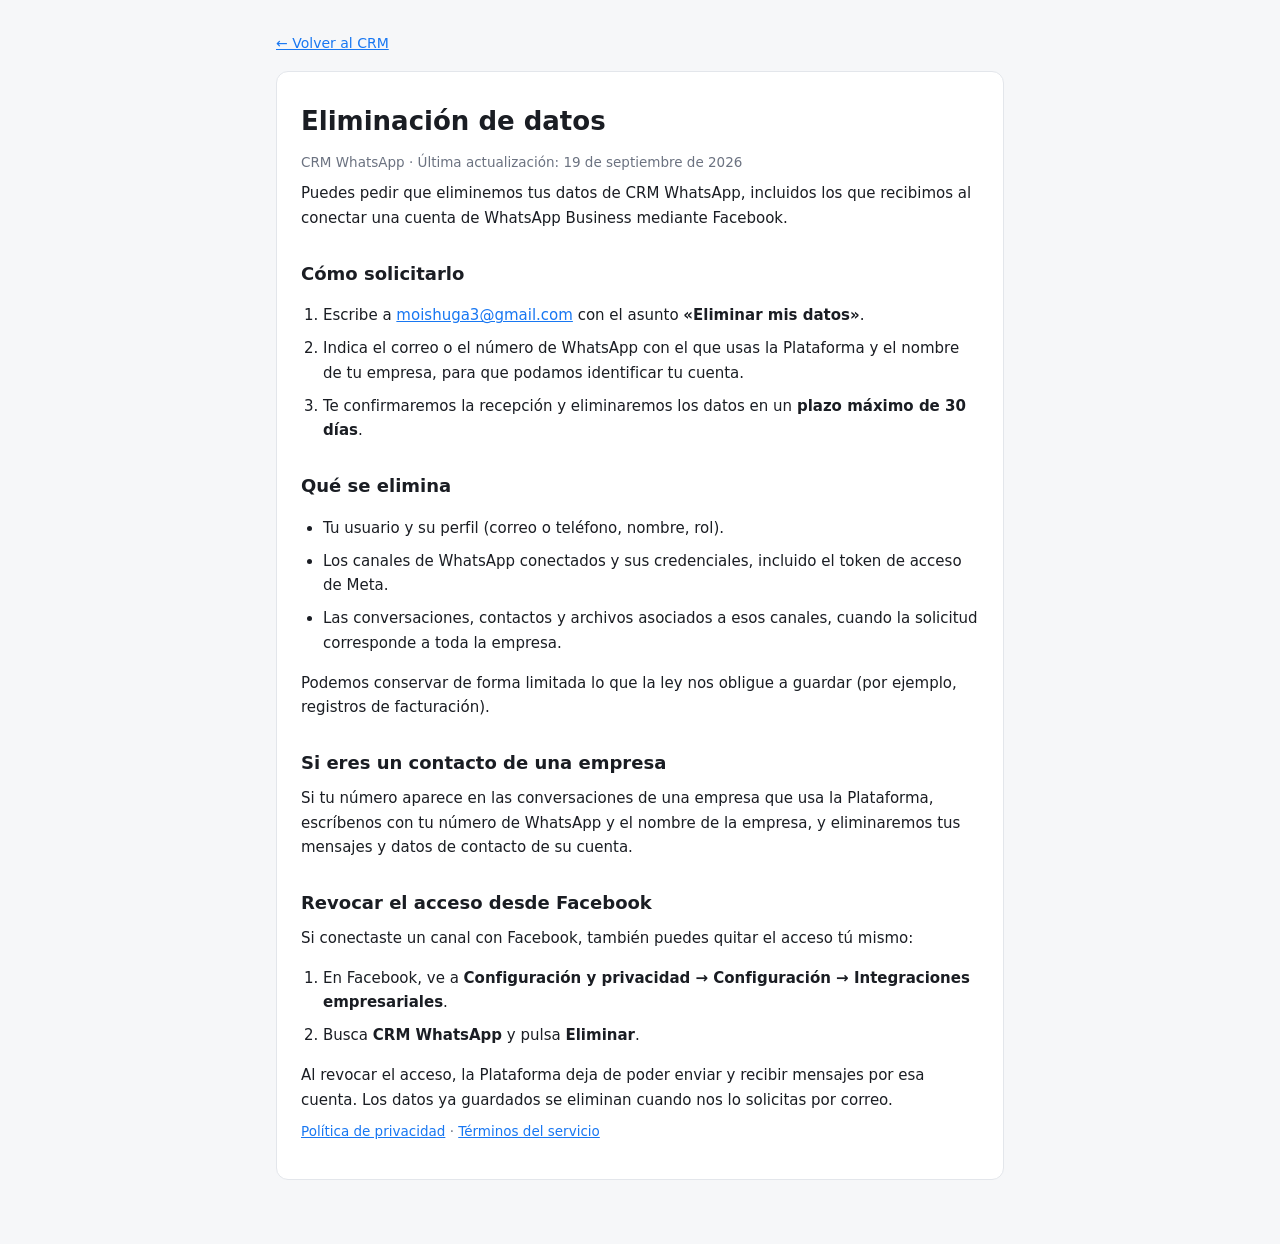
<file: dashboard/eliminar-datos.html>
<!doctype html>
<html lang="es">
<head>
  <meta charset="utf-8" />
  <meta name="viewport" content="width=device-width, initial-scale=1" />
  <title>Eliminación de datos · CRM WhatsApp</title>
  <style>
    :root { --bg: #f6f7f9; --surface: #fff; --text: #1a1d23; --dim: #6b7280; --border: #e3e6eb; --link: #1877f2; }
    @media (prefers-color-scheme: dark) {
      :root { --bg: #0f1115; --surface: #171a21; --text: #e8eaee; --dim: #9aa3b2; --border: #262b35; --link: #6ea8ff; }
    }
    * { box-sizing: border-box; }
    body { margin: 0; background: var(--bg); color: var(--text); font: 15px/1.65 system-ui, -apple-system, "Segoe UI", Roboto, sans-serif; }
    main { max-width: 760px; margin: 0 auto; padding: 32px 16px 64px; }
    article { background: var(--surface); border: 1px solid var(--border); border-radius: 12px; padding: 28px 24px; }
    h1 { margin: 0 0 4px; font-size: 26px; }
    h2 { margin: 28px 0 8px; font-size: 18px; }
    p, li { margin: 8px 0; }
    ul, ol { padding-left: 22px; }
    a { color: var(--link); }
    .dim { color: var(--dim); font-size: 13.5px; }
    nav { margin-bottom: 16px; font-size: 14px; }
  </style>
</head>
<body>
  <main>
    <nav><a href="/">← Volver al CRM</a></nav>
    <article>
      <h1>Eliminación de datos</h1>
      <p class="dim">CRM WhatsApp · Última actualización: 19 de septiembre de 2026</p>

      <p>
        Puedes pedir que eliminemos tus datos de CRM WhatsApp, incluidos los que recibimos al conectar una cuenta de
        WhatsApp Business mediante Facebook.
      </p>

      <h2>Cómo solicitarlo</h2>
      <ol>
        <li>
          Escribe a <a href="mailto:moishuga3@gmail.com?subject=Eliminar%20mis%20datos">moishuga3@gmail.com</a> con el
          asunto <strong>«Eliminar mis datos»</strong>.
        </li>
        <li>Indica el correo o el número de WhatsApp con el que usas la Plataforma y el nombre de tu empresa, para que podamos identificar tu cuenta.</li>
        <li>Te confirmaremos la recepción y eliminaremos los datos en un <strong>plazo máximo de 30 días</strong>.</li>
      </ol>

      <h2>Qué se elimina</h2>
      <ul>
        <li>Tu usuario y su perfil (correo o teléfono, nombre, rol).</li>
        <li>Los canales de WhatsApp conectados y sus credenciales, incluido el token de acceso de Meta.</li>
        <li>Las conversaciones, contactos y archivos asociados a esos canales, cuando la solicitud corresponde a toda la empresa.</li>
      </ul>
      <p>
        Podemos conservar de forma limitada lo que la ley nos obligue a guardar (por ejemplo, registros de facturación).
      </p>

      <h2>Si eres un contacto de una empresa</h2>
      <p>
        Si tu número aparece en las conversaciones de una empresa que usa la Plataforma, escríbenos con tu número de
        WhatsApp y el nombre de la empresa, y eliminaremos tus mensajes y datos de contacto de su cuenta.
      </p>

      <h2>Revocar el acceso desde Facebook</h2>
      <p>Si conectaste un canal con Facebook, también puedes quitar el acceso tú mismo:</p>
      <ol>
        <li>En Facebook, ve a <strong>Configuración y privacidad → Configuración → Integraciones empresariales</strong>.</li>
        <li>Busca <strong>CRM WhatsApp</strong> y pulsa <strong>Eliminar</strong>.</li>
      </ol>
      <p>
        Al revocar el acceso, la Plataforma deja de poder enviar y recibir mensajes por esa cuenta. Los datos ya guardados se
        eliminan cuando nos lo solicitas por correo.
      </p>

      <p class="dim"><a href="/privacidad.html">Política de privacidad</a> · <a href="/terminos.html">Términos del servicio</a></p>
    </article>
  </main>
</body>
</html>
</file>
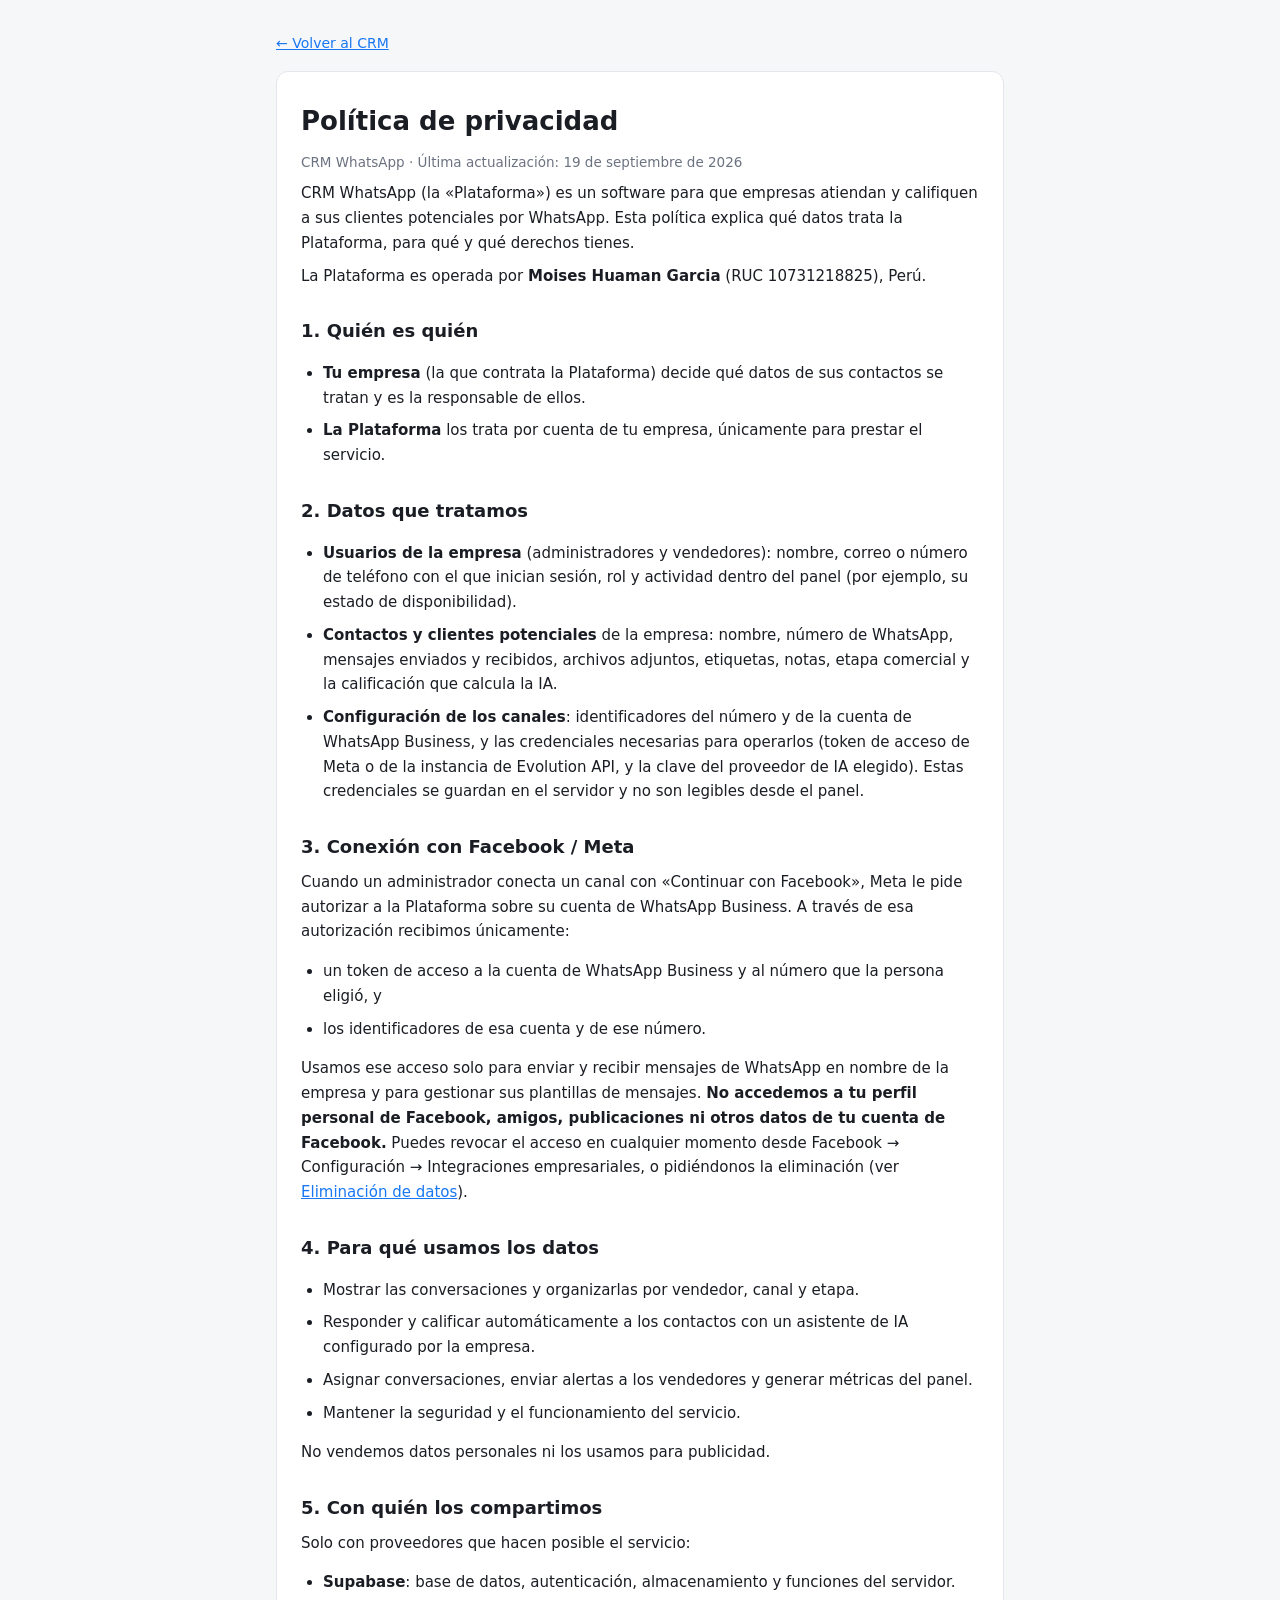
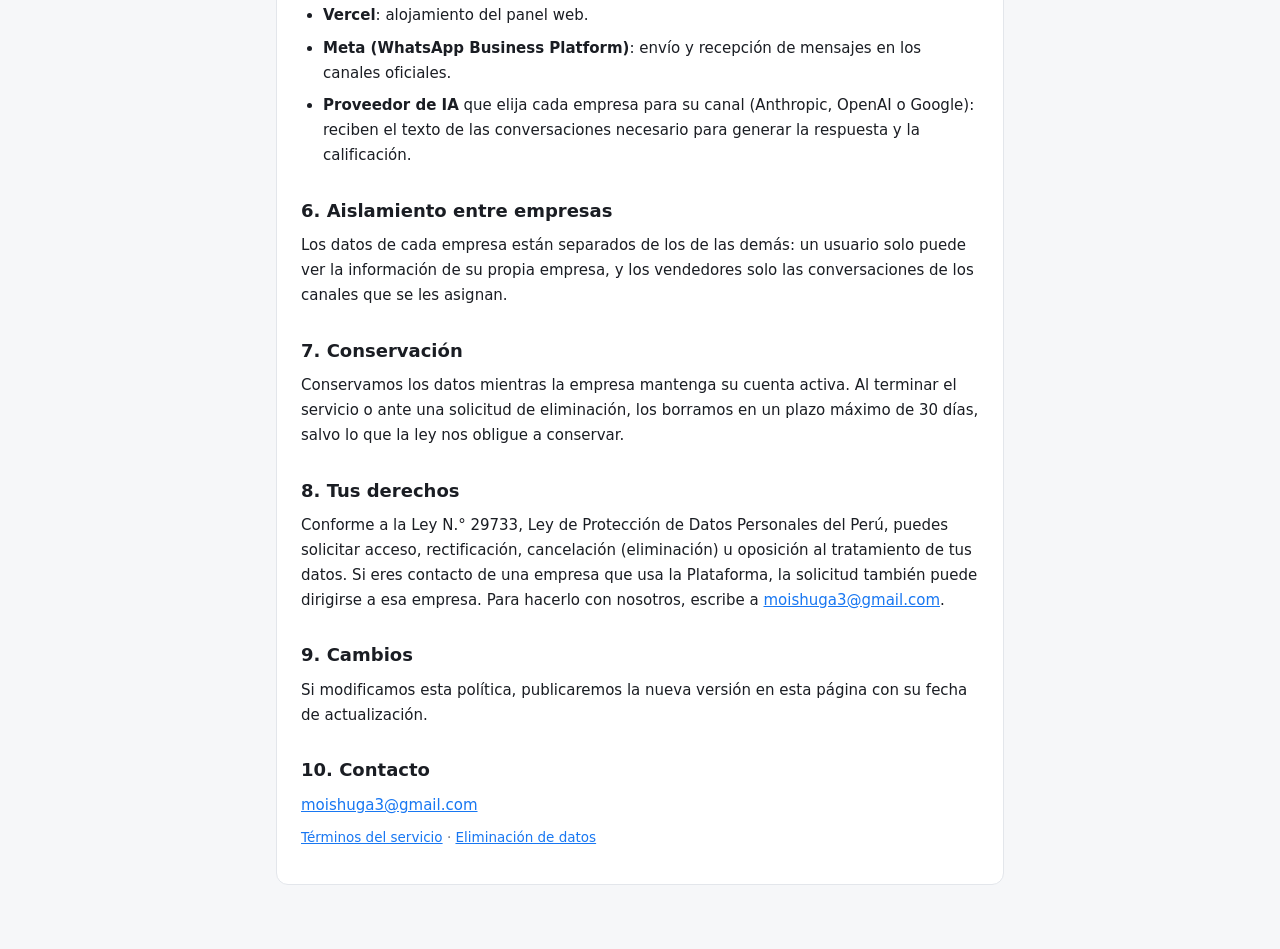
<file: dashboard/privacidad.html>
<!doctype html>
<html lang="es">
<head>
  <meta charset="utf-8" />
  <meta name="viewport" content="width=device-width, initial-scale=1" />
  <title>Política de privacidad · CRM WhatsApp</title>
  <style>
    :root { --bg: #f6f7f9; --surface: #fff; --text: #1a1d23; --dim: #6b7280; --border: #e3e6eb; --link: #1877f2; }
    @media (prefers-color-scheme: dark) {
      :root { --bg: #0f1115; --surface: #171a21; --text: #e8eaee; --dim: #9aa3b2; --border: #262b35; --link: #6ea8ff; }
    }
    * { box-sizing: border-box; }
    body { margin: 0; background: var(--bg); color: var(--text); font: 15px/1.65 system-ui, -apple-system, "Segoe UI", Roboto, sans-serif; }
    main { max-width: 760px; margin: 0 auto; padding: 32px 16px 64px; }
    article { background: var(--surface); border: 1px solid var(--border); border-radius: 12px; padding: 28px 24px; }
    h1 { margin: 0 0 4px; font-size: 26px; }
    h2 { margin: 28px 0 8px; font-size: 18px; }
    p, li { margin: 8px 0; }
    ul { padding-left: 22px; }
    a { color: var(--link); }
    .dim { color: var(--dim); font-size: 13.5px; }
    nav { margin-bottom: 16px; font-size: 14px; }
  </style>
</head>
<body>
  <main>
    <nav><a href="/">← Volver al CRM</a></nav>
    <article>
      <h1>Política de privacidad</h1>
      <p class="dim">CRM WhatsApp · Última actualización: 19 de septiembre de 2026</p>

      <p>
        CRM WhatsApp (la «Plataforma») es un software para que empresas atiendan y califiquen a sus clientes potenciales por
        WhatsApp. Esta política explica qué datos trata la Plataforma, para qué y qué derechos tienes.
      </p>
      <p>
        La Plataforma es operada por <strong>Moises Huaman Garcia</strong> (RUC 10731218825), Perú.
      </p>

      <h2>1. Quién es quién</h2>
      <ul>
        <li><strong>Tu empresa</strong> (la que contrata la Plataforma) decide qué datos de sus contactos se tratan y es la responsable de ellos.</li>
        <li><strong>La Plataforma</strong> los trata por cuenta de tu empresa, únicamente para prestar el servicio.</li>
      </ul>

      <h2>2. Datos que tratamos</h2>
      <ul>
        <li><strong>Usuarios de la empresa</strong> (administradores y vendedores): nombre, correo o número de teléfono con el que inician sesión, rol y actividad dentro del panel (por ejemplo, su estado de disponibilidad).</li>
        <li><strong>Contactos y clientes potenciales</strong> de la empresa: nombre, número de WhatsApp, mensajes enviados y recibidos, archivos adjuntos, etiquetas, notas, etapa comercial y la calificación que calcula la IA.</li>
        <li><strong>Configuración de los canales</strong>: identificadores del número y de la cuenta de WhatsApp Business, y las credenciales necesarias para operarlos (token de acceso de Meta o de la instancia de Evolution API, y la clave del proveedor de IA elegido). Estas credenciales se guardan en el servidor y no son legibles desde el panel.</li>
      </ul>

      <h2>3. Conexión con Facebook / Meta</h2>
      <p>
        Cuando un administrador conecta un canal con «Continuar con Facebook», Meta le pide autorizar a la Plataforma sobre su
        cuenta de WhatsApp Business. A través de esa autorización recibimos únicamente:
      </p>
      <ul>
        <li>un token de acceso a la cuenta de WhatsApp Business y al número que la persona eligió, y</li>
        <li>los identificadores de esa cuenta y de ese número.</li>
      </ul>
      <p>
        Usamos ese acceso solo para enviar y recibir mensajes de WhatsApp en nombre de la empresa y para gestionar sus
        plantillas de mensajes. <strong>No accedemos a tu perfil personal de Facebook, amigos, publicaciones ni otros datos
        de tu cuenta de Facebook.</strong> Puedes revocar el acceso en cualquier momento desde Facebook →
        Configuración → Integraciones empresariales, o pidiéndonos la eliminación (ver
        <a href="/eliminar-datos.html">Eliminación de datos</a>).
      </p>

      <h2>4. Para qué usamos los datos</h2>
      <ul>
        <li>Mostrar las conversaciones y organizarlas por vendedor, canal y etapa.</li>
        <li>Responder y calificar automáticamente a los contactos con un asistente de IA configurado por la empresa.</li>
        <li>Asignar conversaciones, enviar alertas a los vendedores y generar métricas del panel.</li>
        <li>Mantener la seguridad y el funcionamiento del servicio.</li>
      </ul>
      <p>No vendemos datos personales ni los usamos para publicidad.</p>

      <h2>5. Con quién los compartimos</h2>
      <p>Solo con proveedores que hacen posible el servicio:</p>
      <ul>
        <li><strong>Supabase</strong>: base de datos, autenticación, almacenamiento y funciones del servidor.</li>
        <li><strong>Vercel</strong>: alojamiento del panel web.</li>
        <li><strong>Meta (WhatsApp Business Platform)</strong>: envío y recepción de mensajes en los canales oficiales.</li>
        <li><strong>Proveedor de IA</strong> que elija cada empresa para su canal (Anthropic, OpenAI o Google): reciben el texto de las conversaciones necesario para generar la respuesta y la calificación.</li>
      </ul>

      <h2>6. Aislamiento entre empresas</h2>
      <p>
        Los datos de cada empresa están separados de los de las demás: un usuario solo puede ver la información de su propia
        empresa, y los vendedores solo las conversaciones de los canales que se les asignan.
      </p>

      <h2>7. Conservación</h2>
      <p>
        Conservamos los datos mientras la empresa mantenga su cuenta activa. Al terminar el servicio o ante una solicitud
        de eliminación, los borramos en un plazo máximo de 30 días, salvo lo que la ley nos obligue a conservar.
      </p>

      <h2>8. Tus derechos</h2>
      <p>
        Conforme a la Ley N.° 29733, Ley de Protección de Datos Personales del Perú, puedes solicitar acceso, rectificación,
        cancelación (eliminación) u oposición al tratamiento de tus datos. Si eres contacto de una
        empresa que usa la Plataforma, la solicitud también puede dirigirse a esa empresa. Para hacerlo con nosotros, escribe a
        <a href="mailto:moishuga3@gmail.com">moishuga3@gmail.com</a>.
      </p>

      <h2>9. Cambios</h2>
      <p>Si modificamos esta política, publicaremos la nueva versión en esta página con su fecha de actualización.</p>

      <h2>10. Contacto</h2>
      <p><a href="mailto:moishuga3@gmail.com">moishuga3@gmail.com</a></p>

      <p class="dim"><a href="/terminos.html">Términos del servicio</a> · <a href="/eliminar-datos.html">Eliminación de datos</a></p>
    </article>
  </main>
</body>
</html>
</file>
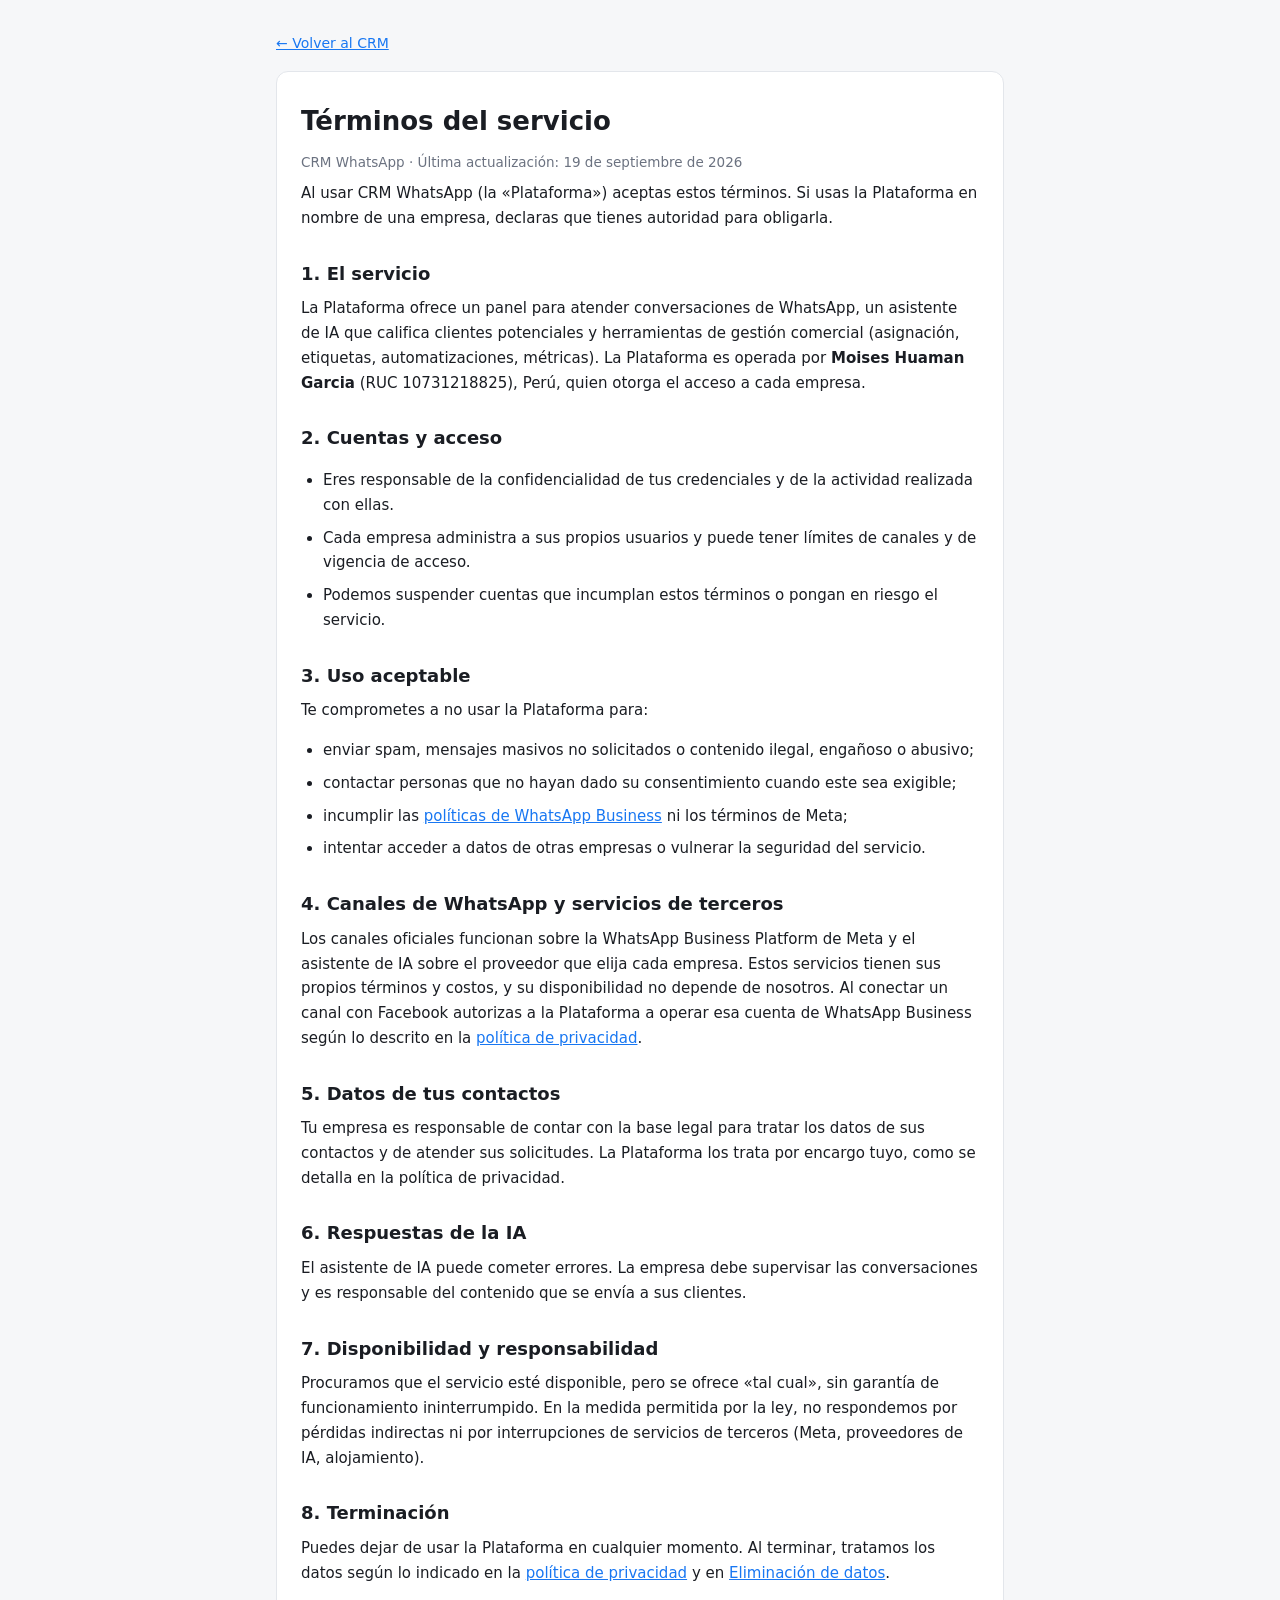
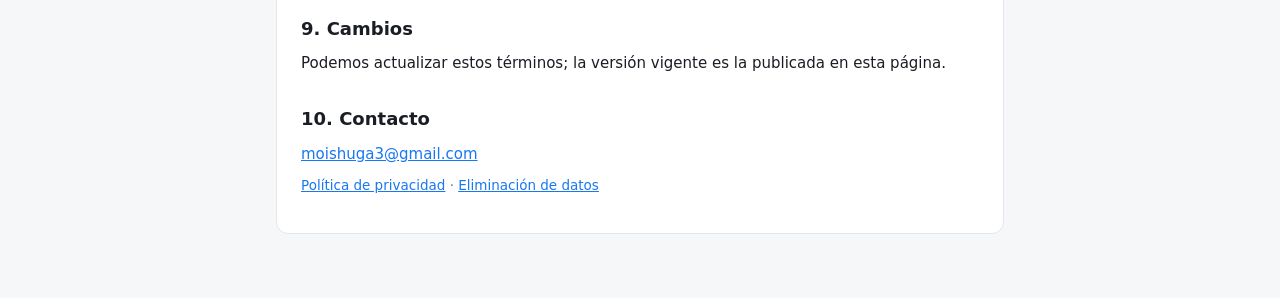
<file: dashboard/terminos.html>
<!doctype html>
<html lang="es">
<head>
  <meta charset="utf-8" />
  <meta name="viewport" content="width=device-width, initial-scale=1" />
  <title>Términos del servicio · CRM WhatsApp</title>
  <style>
    :root { --bg: #f6f7f9; --surface: #fff; --text: #1a1d23; --dim: #6b7280; --border: #e3e6eb; --link: #1877f2; }
    @media (prefers-color-scheme: dark) {
      :root { --bg: #0f1115; --surface: #171a21; --text: #e8eaee; --dim: #9aa3b2; --border: #262b35; --link: #6ea8ff; }
    }
    * { box-sizing: border-box; }
    body { margin: 0; background: var(--bg); color: var(--text); font: 15px/1.65 system-ui, -apple-system, "Segoe UI", Roboto, sans-serif; }
    main { max-width: 760px; margin: 0 auto; padding: 32px 16px 64px; }
    article { background: var(--surface); border: 1px solid var(--border); border-radius: 12px; padding: 28px 24px; }
    h1 { margin: 0 0 4px; font-size: 26px; }
    h2 { margin: 28px 0 8px; font-size: 18px; }
    p, li { margin: 8px 0; }
    ul { padding-left: 22px; }
    a { color: var(--link); }
    .dim { color: var(--dim); font-size: 13.5px; }
    nav { margin-bottom: 16px; font-size: 14px; }
  </style>
</head>
<body>
  <main>
    <nav><a href="/">← Volver al CRM</a></nav>
    <article>
      <h1>Términos del servicio</h1>
      <p class="dim">CRM WhatsApp · Última actualización: 19 de septiembre de 2026</p>

      <p>
        Al usar CRM WhatsApp (la «Plataforma») aceptas estos términos. Si usas la Plataforma en nombre de una empresa,
        declaras que tienes autoridad para obligarla.
      </p>

      <h2>1. El servicio</h2>
      <p>
        La Plataforma ofrece un panel para atender conversaciones de WhatsApp, un asistente de IA que califica clientes
        potenciales y herramientas de gestión comercial (asignación, etiquetas, automatizaciones, métricas). La Plataforma es
        operada por <strong>Moises Huaman Garcia</strong> (RUC 10731218825), Perú, quien otorga el acceso a cada empresa.
      </p>

      <h2>2. Cuentas y acceso</h2>
      <ul>
        <li>Eres responsable de la confidencialidad de tus credenciales y de la actividad realizada con ellas.</li>
        <li>Cada empresa administra a sus propios usuarios y puede tener límites de canales y de vigencia de acceso.</li>
        <li>Podemos suspender cuentas que incumplan estos términos o pongan en riesgo el servicio.</li>
      </ul>

      <h2>3. Uso aceptable</h2>
      <p>Te comprometes a no usar la Plataforma para:</p>
      <ul>
        <li>enviar spam, mensajes masivos no solicitados o contenido ilegal, engañoso o abusivo;</li>
        <li>contactar personas que no hayan dado su consentimiento cuando este sea exigible;</li>
        <li>incumplir las <a href="https://www.whatsapp.com/legal/business-policy" rel="noopener">políticas de WhatsApp Business</a> ni los términos de Meta;</li>
        <li>intentar acceder a datos de otras empresas o vulnerar la seguridad del servicio.</li>
      </ul>

      <h2>4. Canales de WhatsApp y servicios de terceros</h2>
      <p>
        Los canales oficiales funcionan sobre la WhatsApp Business Platform de Meta y el asistente de IA sobre el proveedor
        que elija cada empresa. Estos servicios tienen sus propios términos y costos, y su disponibilidad no depende de
        nosotros. Al conectar un canal con Facebook autorizas a la Plataforma a operar esa cuenta de WhatsApp Business según
        lo descrito en la <a href="/privacidad.html">política de privacidad</a>.
      </p>

      <h2>5. Datos de tus contactos</h2>
      <p>
        Tu empresa es responsable de contar con la base legal para tratar los datos de sus contactos y de atender sus
        solicitudes. La Plataforma los trata por encargo tuyo, como se detalla en la política de privacidad.
      </p>

      <h2>6. Respuestas de la IA</h2>
      <p>
        El asistente de IA puede cometer errores. La empresa debe supervisar las conversaciones y es responsable del
        contenido que se envía a sus clientes.
      </p>

      <h2>7. Disponibilidad y responsabilidad</h2>
      <p>
        Procuramos que el servicio esté disponible, pero se ofrece «tal cual», sin garantía de funcionamiento
        ininterrumpido. En la medida permitida por la ley, no respondemos por pérdidas indirectas ni por interrupciones de
        servicios de terceros (Meta, proveedores de IA, alojamiento).
      </p>

      <h2>8. Terminación</h2>
      <p>
        Puedes dejar de usar la Plataforma en cualquier momento. Al terminar, tratamos los datos según lo indicado en la
        <a href="/privacidad.html">política de privacidad</a> y en <a href="/eliminar-datos.html">Eliminación de datos</a>.
      </p>

      <h2>9. Cambios</h2>
      <p>Podemos actualizar estos términos; la versión vigente es la publicada en esta página.</p>

      <h2>10. Contacto</h2>
      <p><a href="mailto:moishuga3@gmail.com">moishuga3@gmail.com</a></p>

      <p class="dim"><a href="/privacidad.html">Política de privacidad</a> · <a href="/eliminar-datos.html">Eliminación de datos</a></p>
    </article>
  </main>
</body>
</html>
</file>
